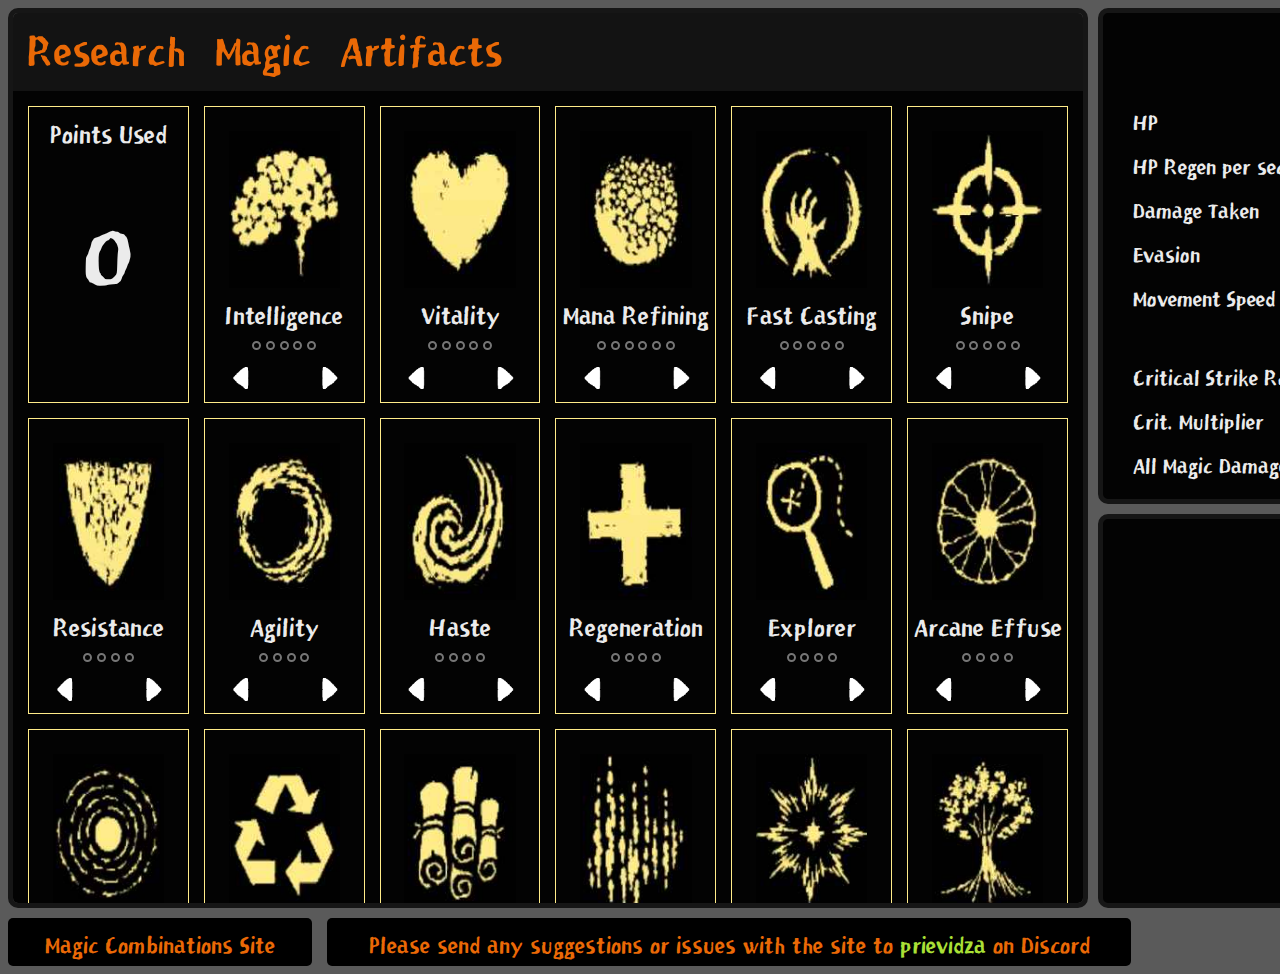
<file: index.html>
<!DOCTYPE html>
<html lang="en">
<head>
  <meta charset="UTF-8">
  <meta name="viewport" content="width=device-width, initial-scale=1.0">
  <title>MS Builder</title>
  <link rel="stylesheet" href="builder.css">
  <link rel="icon" type="image/x-icon" href="icon.png">
</head>
<body>
  <main>
    <div id="leftbox">
      <div id="leftbox-navbar">
        <a id="research-button">Research</a>
        <a id="magic-button">Magic</a>
        <a id="artifact-button">Artifacts</a>
      </div>
      <div id="leftbox-content">
        <div class="leftbox-item research-border" id="research-point-count">
          <span class="point-title">Points Used</span>
          <span class="point-count">62</span>
        </div>
      </div>
    </div>
    <div id="statbox">
      <h2>Stats</h2>
      <div id="stat-lists">
        <ul>
          <li>HP<span>test</span></li>
          <li>HP Regen per sec.<span>test</span></li>
          <li>Damage Taken<span>test</span></li>
          <li>Evasion<span>test</span></li>
          <li class="stat-divider">Movement Speed<span>test</span></li>
          <li>Critical Strike Rate<span>test</span></li>
          <li>Crit. Multiplier<span>test</span></li>
          <li>All Magic Damage<span>test</span></li>
        </ul>
        <ul>
          <li>ATK<span>test</span></li>
          <li>Amplify ATK<span>test</span></li>
          <li>All Magic Size<span>test</span></li>
          <li>All Magic Duration<span>test</span></li>
          <li class="stat-divider">All Magic Cooldown<span>test</span></li>
          <li>Mana Acquisition<span>test</span></li>
          <li>Life Orb HP Recovery<span>test</span></li>
          <li>Item Pickup Range<span>test</span></li>
        </ul>
      </div>
    </div>
    <div id="specialbox">
      <h2>Special Effects</h2>
      <ul>
      </ul>
    </div>
  </main>
  <div id="bottom-header">
    <a href="combinations.html" id="combo-button">Magic Combinations Site</a>
    <a id="suggestion-span">Please send any suggestions or issues with the site to <span>prievidza</span> on Discord</a>
  </div>
  <script src="builder.js"></script>
</body>
</html>
</file>
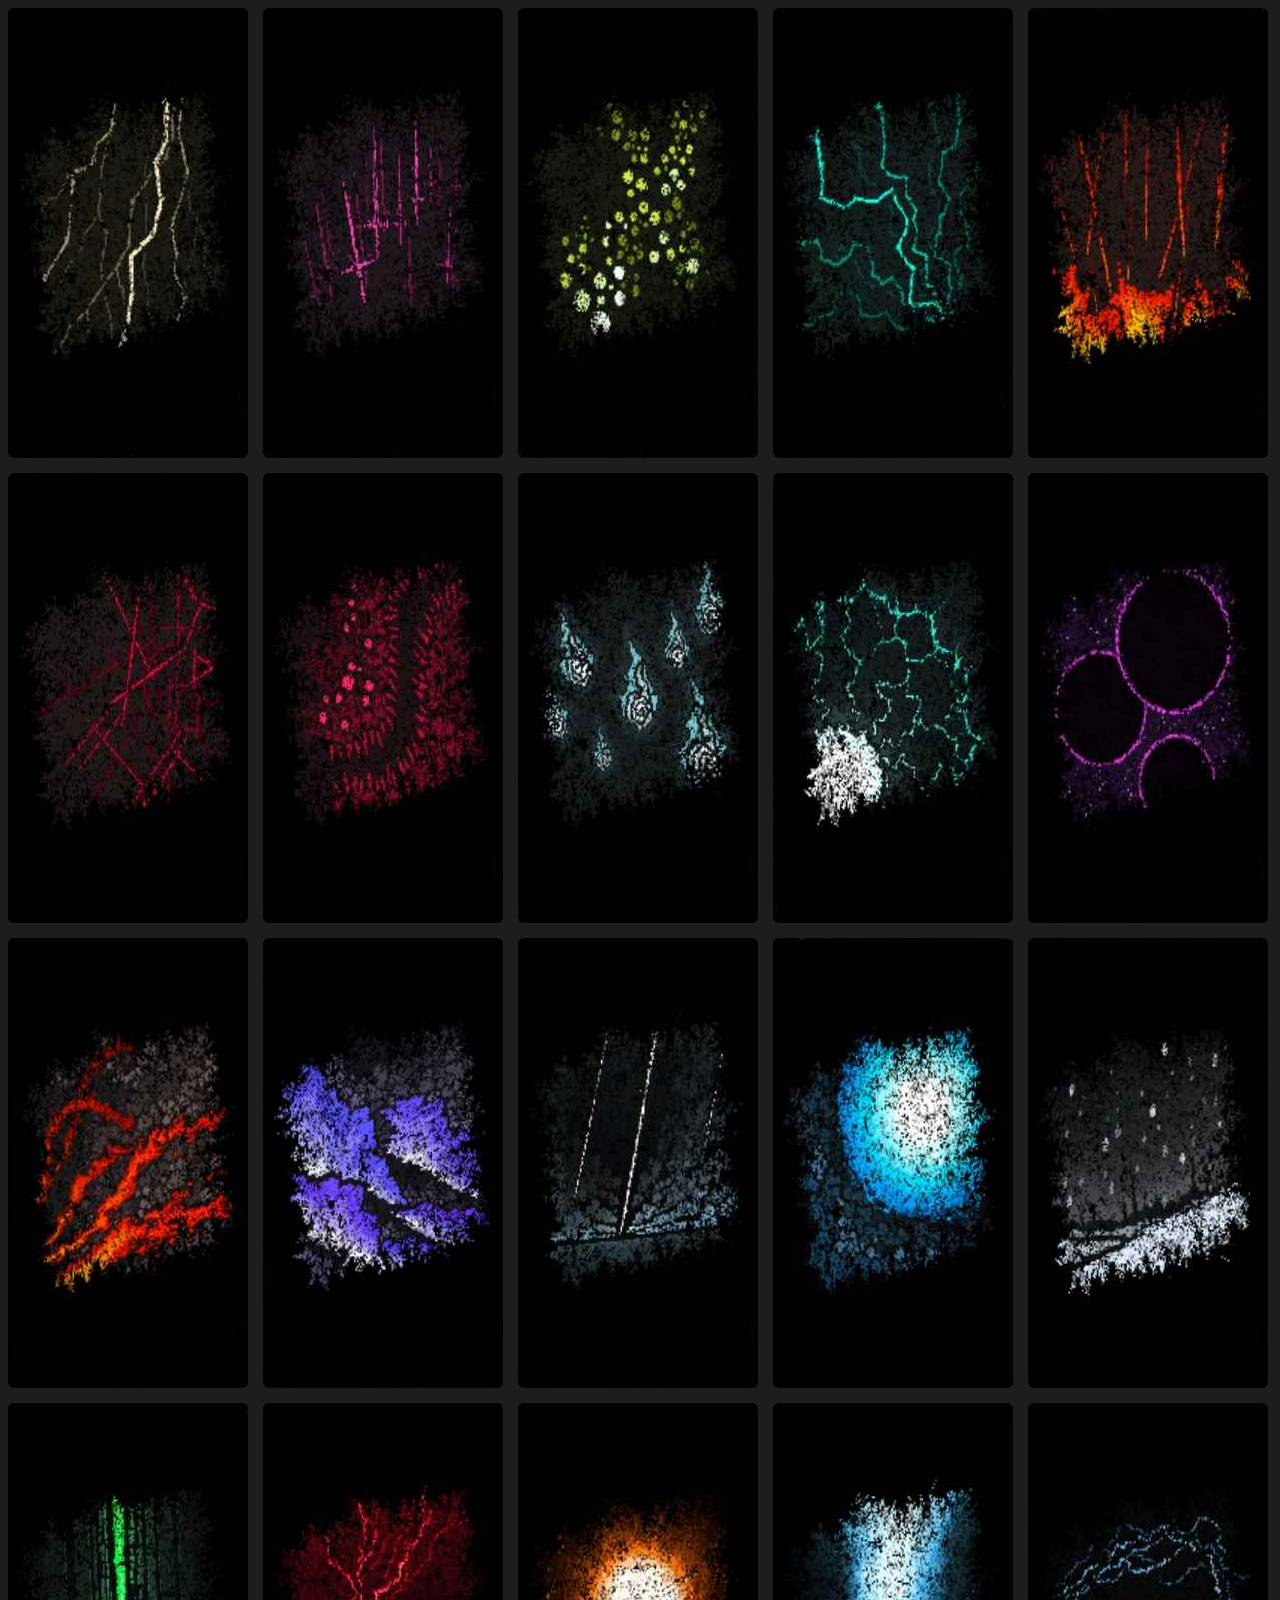
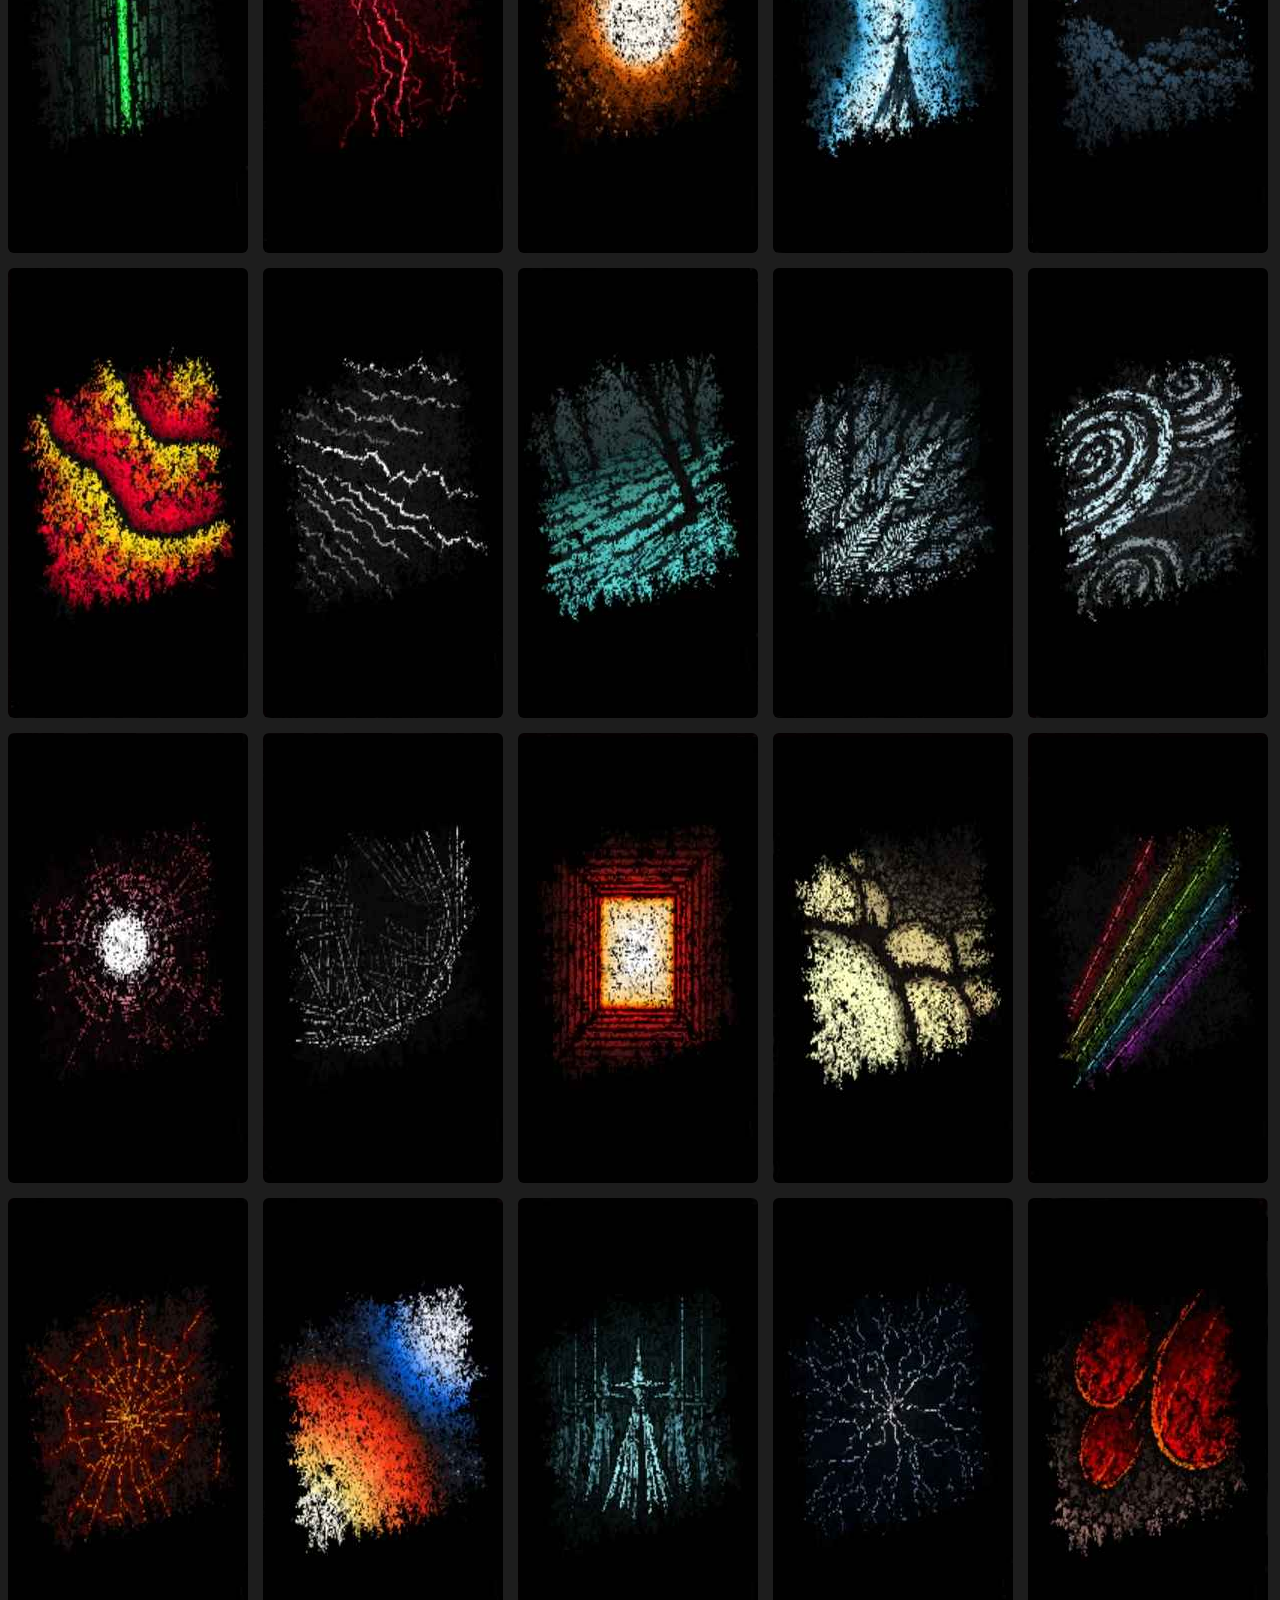
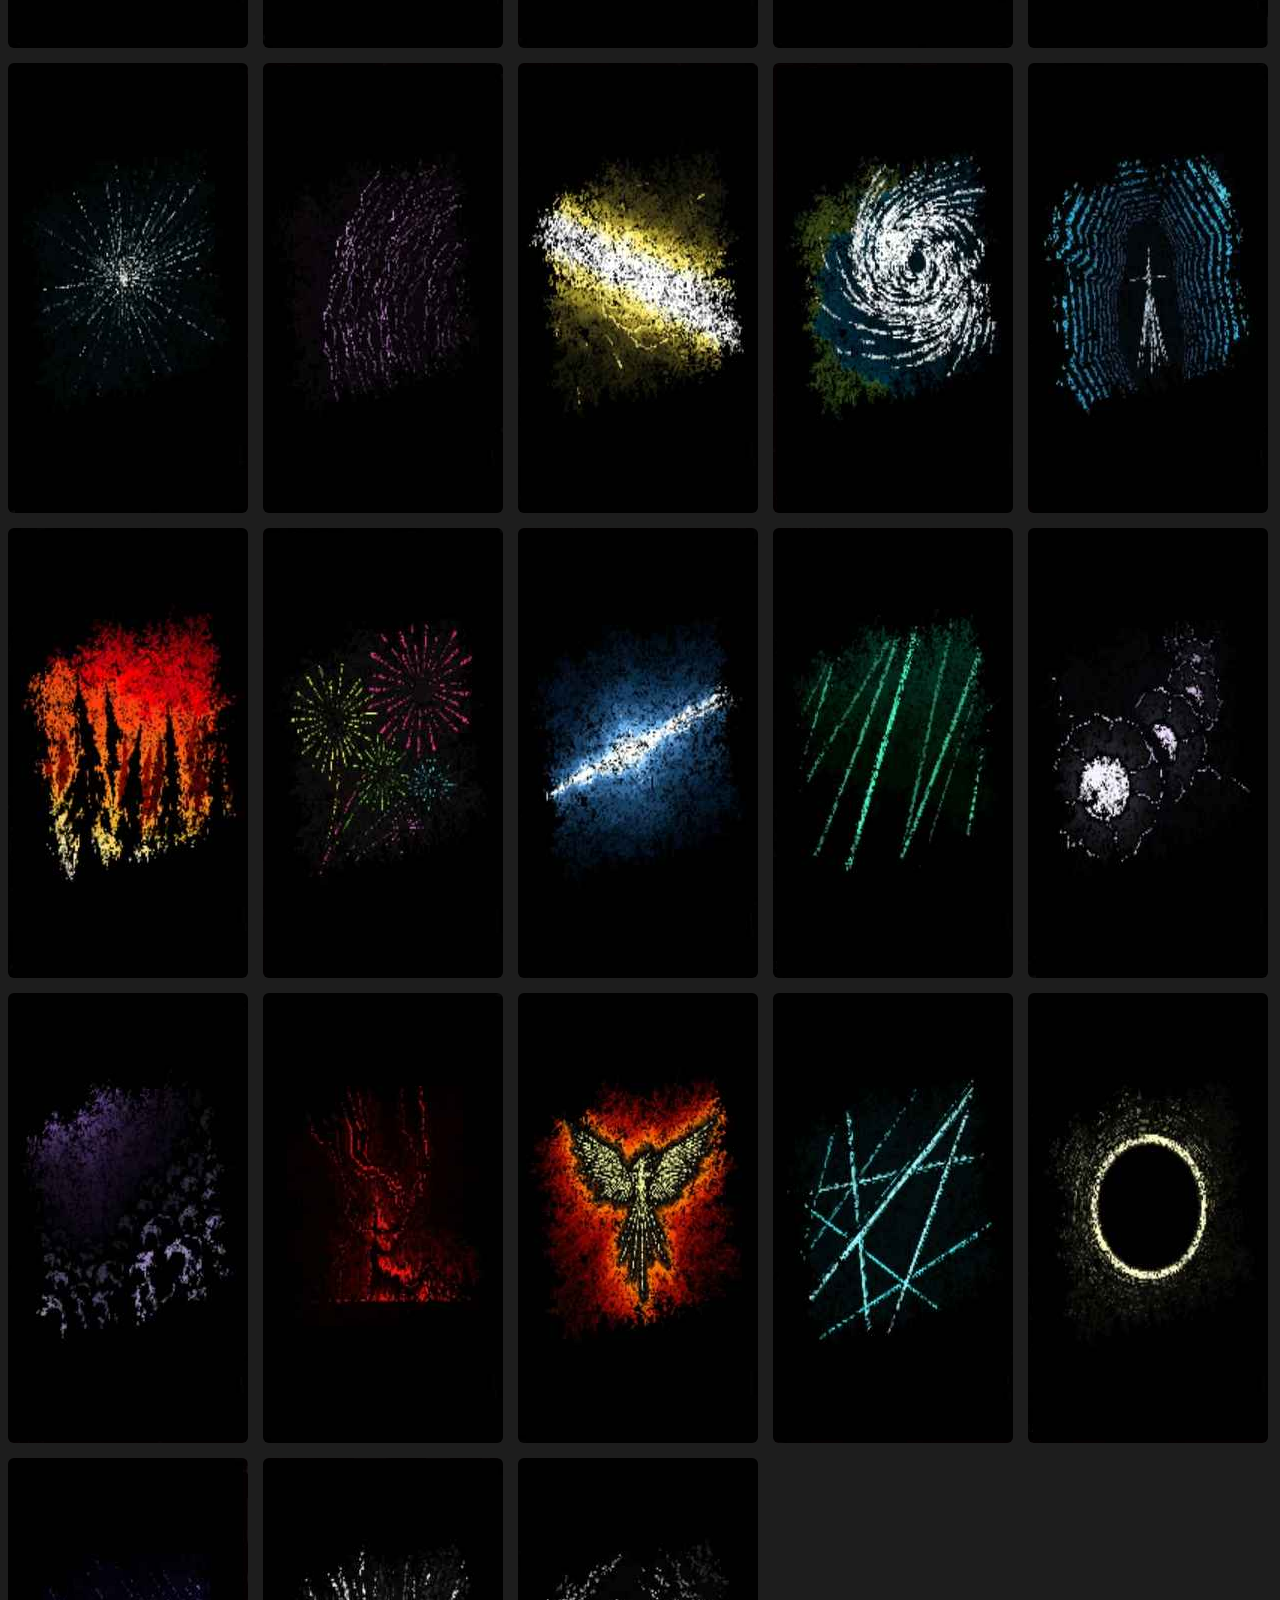
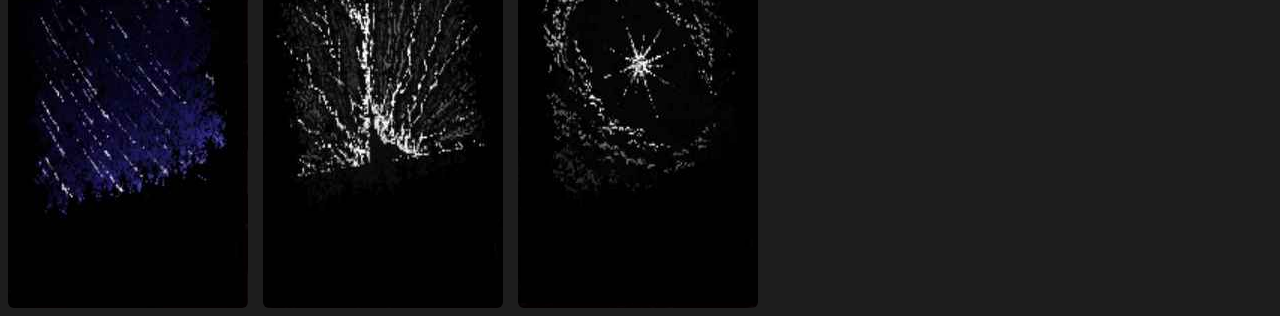
<file: combinations.html>
<!DOCTYPE html>
<html lang="en">
<head>
    <meta charset="UTF-8">
    <meta name="viewport" content="width=device-width, initial-scale=1.0">
    <link rel="stylesheet" href="index.css">
    <title>Document</title>
</head>
<body>
    <div id="outerBox">
    <main>
        <img src="./magicImages/empyreanWrath.png">
        <img src="./magicImages/telekineticSword.png">
        <img src="./magicImages/crazedSpray.png">
        <img src="./magicImages/terraCurrent.png">
        <img src="./magicImages/warClimate.png">
        <img src="./magicImages/demonEquation.png">
        <img src="./magicImages/frenzy.png">
        <img src="./magicImages/ghastlyRampage.png">
        <img src="./magicImages/reaction.png">
        <img src="./magicImages/vortex.png">
        <img src="./magicImages/breathOfFire.png">
        <img src="./magicImages/etherBlaze.png">
        <img src="./magicImages/orbitalStrike.png">
        <img src="./magicImages/neutronGeneration.png">
        <img src="./magicImages/winterStorm.png">
        <img src="./magicImages/plasmaRay.png">
        <img src="./magicImages/lightningBolts.png">
        <img src="./magicImages/photonExplosion.png">
        <img src="./magicImages/inferno.png">
        <img src="./magicImages/lightningCalibration.png">
        <img src="./magicImages/furnace.png">
        <img src="./magicImages/currentOverload.png">
        <img src="./magicImages/greatFlood.png">
        <img src="./magicImages/snowflakeBlossom.png">
        <img src="./magicImages/rulerOfStorms.png">
        <img src="./magicImages/overmind.png">
        <img src="./magicImages/perpetualEngine.png">
        <img src="./magicImages/gateOfCreation.png">
        <img src="./magicImages/originExplosion.png">
        <img src="./magicImages/prismSpray.png">
        <img src="./magicImages/greatRift.png">
        <img src="./magicImages/hyperion.png">
        <img src="./magicImages/avatar.png">
        <img src="./magicImages/heartOfLightning.png">
        <img src="./magicImages/greatImpact.png">
        <img src="./magicImages/frozenHeart.png">
        <img src="./magicImages/meisnerEffect.png">
        <img src="./magicImages/energyBombardment.png">
        <img src="./magicImages/superCyclone.png">
        <img src="./magicImages/teleport.png">
        <img src="./magicImages/flameStorm.png">
        <img src="./magicImages/pyrotechnics.png">
        <img src="./magicImages/manaSpear.png">
        <img src="./magicImages/gate.png">
        <img src="./magicImages/magneticField.png">
        <img src="./magicImages/blackDeath.png">
        <img src="./magicImages/lightningBreath.png">
        <img src="./magicImages/phoenix.png">
        <img src="./magicImages/brandish.png">
        <img src="./magicImages/blackHole.png">
        <img src="./magicImages/genesis.png">
        <img src="./magicImages/astrape.png">
        <img src="./magicImages/supernova.png">
    </main>
    </div>
    <script src="index.js"></script>
</body>
</html>
</file>
<file: builder.css>
@font-face {
    font-family: 'MagicSurvival';
    src: url('magicSurvival.ttf');
}

* {
    font-family: 'MagicSurvival';
}

body {
    background-color: rgb(90, 90, 90);
}

main {
    display: grid;
    grid-template-columns: repeat(5, 1fr);
    grid-template-rows: repeat(16, 1fr);
    width: 1800px;
    height: 900px;
}

#leftbox {
    grid-area: 1 / 1 / 17 / 4;
    background-color: rgb(3, 3, 3);
    border: solid 5px rgb(22, 22, 22);
    border-radius: 10px;
    overflow-y: scroll;
}

#leftbox-navbar {
    display: flex;
    background-color: rgb(19, 19, 19);
    gap: 15px;
}

#leftbox-navbar :first-child {
    margin-left: 7px;
}

#leftbox-navbar a {
    margin-top: -0.1em;
    margin-bottom: 0.1em;
    color: rgb(234,105,6);
    font-size: 450%;
    text-decoration: none;
    padding-left: 7px;
    padding-right: 7px;
}

#leftbox-navbar a:hover {
    color: rgb(238,204,24);
    cursor: pointer;
}

#leftbox-content {
    margin: 15px;
    display: grid;
    grid-template-columns: repeat(auto-fit, minmax(150px, 1fr));
    gap: 15px;
    position: relative;/*for the tooltip position fixing to work, a parent needs to be positioned to get its child's offset*/
}

.green-border {
    border: solid 2px rgb(110,217,74);
}

.research-border {
    border: solid 1px rgb(255,236,137)
}

.gray-border {
    border : solid 2px rgb(121,119,120)
}

.clickable-leftbox-item.gray-border {
    border : solid 2px rgba(121,119,120,0.4)
}

.gray-border .tooltip {
    border : solid 2px rgb(121,119,120)
}

.yellow-border {
    border : solid 2px rgb(161, 163, 51)
}

.clickable-leftbox-item.yellow-border {
    border : solid 2px rgba(161, 163, 51, 0.4)
}

.yellow-border .tooltip {
    border : solid 2px rgb(161, 163, 51)
}

.blue-border {
    border : solid 2px rgb(47,77,97)
}

.clickable-leftbox-item.blue-border {
    border : solid 2px rgba(47,77,97,0.4)
}

.blue-border .tooltip {
    border : solid 2px rgb(47,77,97)
}

.purple-border {
    border : solid 2px rgb(82,40,90)
}

.clickable-leftbox-item.purple-border {
    border : solid 2px rgba(82,40,90,0.4)
}

.purple-border .tooltip {
    border : solid 2px rgb(82,40,90)
}

.red-border {
    border : solid 2px rgb(107, 25, 34)
}

.clickable-leftbox-item.red-border {
    border : solid 2px rgba(107, 25, 34, 0.4)
}

.red-border .tooltip {
    border : solid 2px rgb(107, 25, 34)
}

.clickable-leftbox-item span{
    opacity: 0.4;
}

.clickable-leftbox-item img{
    opacity: 0.4;
}

.leftbox-item {
    display: flex;
    flex-direction: column;
    padding-bottom: 3%;
    position: relative;
}

.leftbox-item .tooltip {
    padding: 5px;
    padding-top: 0px;
    opacity: 0;
    transition-delay: 0s;
    position: absolute;
    left : 90%;
    font-size: 200%;
    background-color: rgba(0, 0, 0, 1);
    border-radius: 2px;
    z-index: 1;
    width: 250%;
    top: -250000000%;
    white-space: wrap;
}

.leftbox-item:hover .tooltip {
    top : 90%;
    opacity: 1;
    transition-delay: 0.5s;
}

.leftbox-item img {
    margin-top: 15%;
    width: 70%;
    align-self: center;
    user-select: none;
}

.leftbox-item span {
    color: rgb(235, 235, 235);
    align-self: center;
    font-size: 270%;
    user-select: none;
    white-space: nowrap;
}

.leftbox-item .circles {
    display: flex;
    justify-content: center;
    gap: 3%;
    margin-top: 3%;
}

.leftbox-item .circles .full {
    width: 5px;
    height: 5px;
    border: solid 2px rgb(17, 217, 14);
    background-color: rgb(17,217,14);
    border-radius: 5px;
}

.leftbox-item .circles .empty {
    width: 5px;
    height: 5px;
    border: solid 2px rgba(73,77,47);
    border-radius: 5px;
}

.leftbox-item .research-circles {
    display: flex;
    justify-content: center;
    gap: 3%;
    margin-top: 3%;
}

.leftbox-item .research-circles .full {
    width: 5px;
    height: 5px;
    border: solid 2px rgb(255,236,137);
    background-color: rgb(255,236,137);
    border-radius: 5px;
}

.leftbox-item .research-circles .empty {
    width: 5px;
    height: 5px;
    border: solid 2px rgb(118,118,118);
    border-radius: 5px;
}

.arrows {
    display: flex;
    justify-content: space-between;
    margin-left: 15%;
    margin-right: 15%;
    margin-bottom: 5%;
}

.arrows img {
    width: 20%;
}

.arrows img:hover {
    filter: brightness(70%);
}

#statbox {
    grid-area: 1 / 4 / 10 / 6;
    background-color : rgb(3, 3, 3);
    padding: 30px;
    padding-top: 5px;
    border: solid 5px rgb(22, 22, 22);
    border-radius: 10px;
    margin-left: 10px;
    margin-bottom: 10px;
}

#stat-lists {
    display: flex;
    gap: 110px;
}

.stat-divider {
    margin-bottom: 40px;
}

#statbox h2 {
    color: rgb(234,105,6);
    text-align: center;
    font-size: 450%;
    font-weight: normal;
    margin: 0px;
}

#statbox ul {
    list-style: none;
    color: rgb(235, 235, 235);
    font-size: 230%;
    margin: 0;
    padding: 0;
    width: 50%;
}

#statbox li {
    margin-top: 5px;
}

#statbox li span {
    color: rgb(170,224,54);
    float: right;
}

#specialbox {
    grid-area: 10 / 4 / 17 / 6;
    background-color: rgb(3, 3, 3);
    border: solid 5px rgb(22, 22, 22);
    border-radius: 10px;
    margin-left: 10px;
    padding: 30px;
    padding-top: 5px;
    overflow-y: scroll;
}

#specialbox h2 {
    color: rgb(234,105,6);
    text-align: center;
    font-size: 450%;
    font-weight: normal;
    margin: 0px;
    position: sticky;
}

#specialbox ul {
    list-style: none;
    color: rgb(235, 235, 235);
    font-size: 250%;
    margin: 0;
    padding: 0;
}

#research-point-count .point-count {
    font-size: 1000%;
}

#bottom-header {
    display:  flex;
    gap: 15px;
}

#combo-button {
    text-align: center;
    display: block;
    width: 300px;
    color: rgb(234,105,6);
    background-color: black;
    font-size: 250%;
    border-radius: 5px;
    padding: 2px;
    border: none;
    margin-top: 10px;
    text-decoration: none;
}

#combo-button:hover{
    color: white;
}

#suggestion-span {
    text-align: center;
    display: block;
    width: 800px;
    color: rgb(234,105,6);
    background-color: black;
    font-size: 250%;
    border-radius: 5px;
    padding: 2px;
    border: none;
    margin-top: 10px;
    text-decoration: none;
}

#suggestion-span span {
    color: rgb(170,224,54);
}
</file>
<file: index.css>
body {
    background-color: rgb(29, 29, 29);
}

#outerBox{
    width: 100%;
    display: flex;
    justify-content: center;
}

main {
    display: grid;
    grid-auto-rows: 450px;
    grid-template-columns: repeat(auto-fill, 240px);
    gap: 15px;
}

img {
    border-radius: 6px;
}

@media screen and (max-width : 768px) {
    main {
        display: grid;
        grid-auto-rows: 225px;
        grid-template-columns: repeat(auto-fill, 120px);
        gap: 8px;
    }

    img {
        border-radius: 6px;
        width: 120px;
    }
}
</file>
